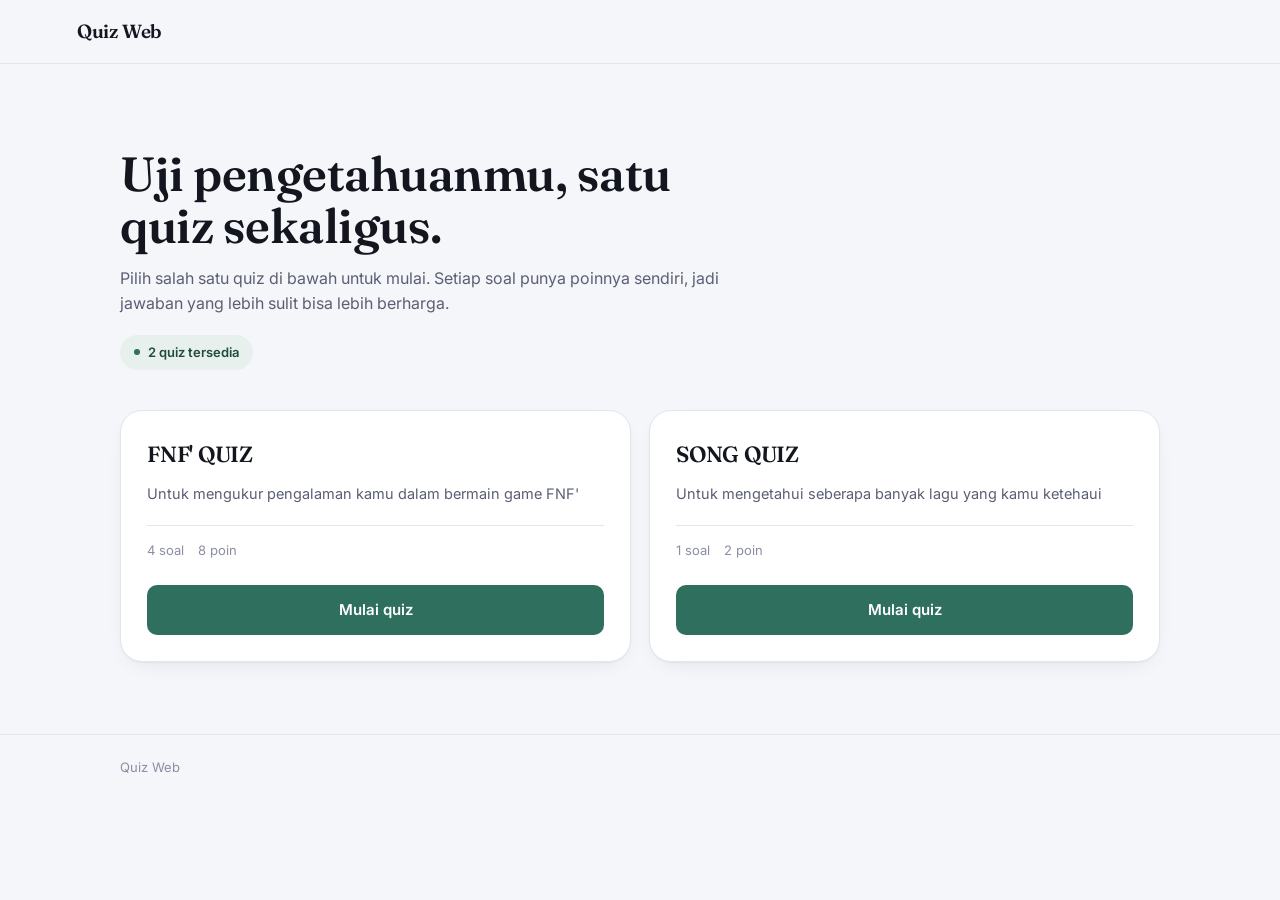
<file: index.html>
<!doctype html>
<html lang="id">
<head>
<meta charset="utf-8">
<meta name="viewport" content="width=device-width,initial-scale=1">
<title>Quiz Web</title>
<meta name="description" content="Pilih quiz dan uji pengetahuanmu.">
<link rel="preconnect" href="https://fonts.googleapis.com">
<link rel="preconnect" href="https://fonts.gstatic.com" crossorigin>
<link href="https://fonts.googleapis.com/css2?family=Fraunces:opsz,wght@9..144,500;9..144,600;9..144,900&family=Inter:wght@400;500;600;700&display=swap" rel="stylesheet">
<link rel="stylesheet" href="assets/css/style.css">
</head>
<body>
<header class="topbar">
<a class="brand" href="index.html">Quiz Web</a>
</header>
<main class="container">
<section class="hero">
<h1>Uji pengetahuanmu, satu quiz sekaligus.</h1>
<p>Pilih salah satu quiz di bawah untuk mulai. Setiap soal punya poinnya sendiri, jadi jawaban yang lebih sulit bisa lebih berharga.</p>
<div id="quiz-count" class="tag"></div>
</section>
<section id="quiz-list" class="grid" aria-live="polite">
<div class="skeleton-grid">
<div class="skeleton-card"></div>
<div class="skeleton-card"></div>
<div class="skeleton-card"></div>
</div>
</section>
</main>
<footer class="footer">
<div class="container footer-inner">
<span>Quiz Web</span>
</div>
</footer>
<script src="assets/js/app.js"></script>
</body>
</html>
</file>
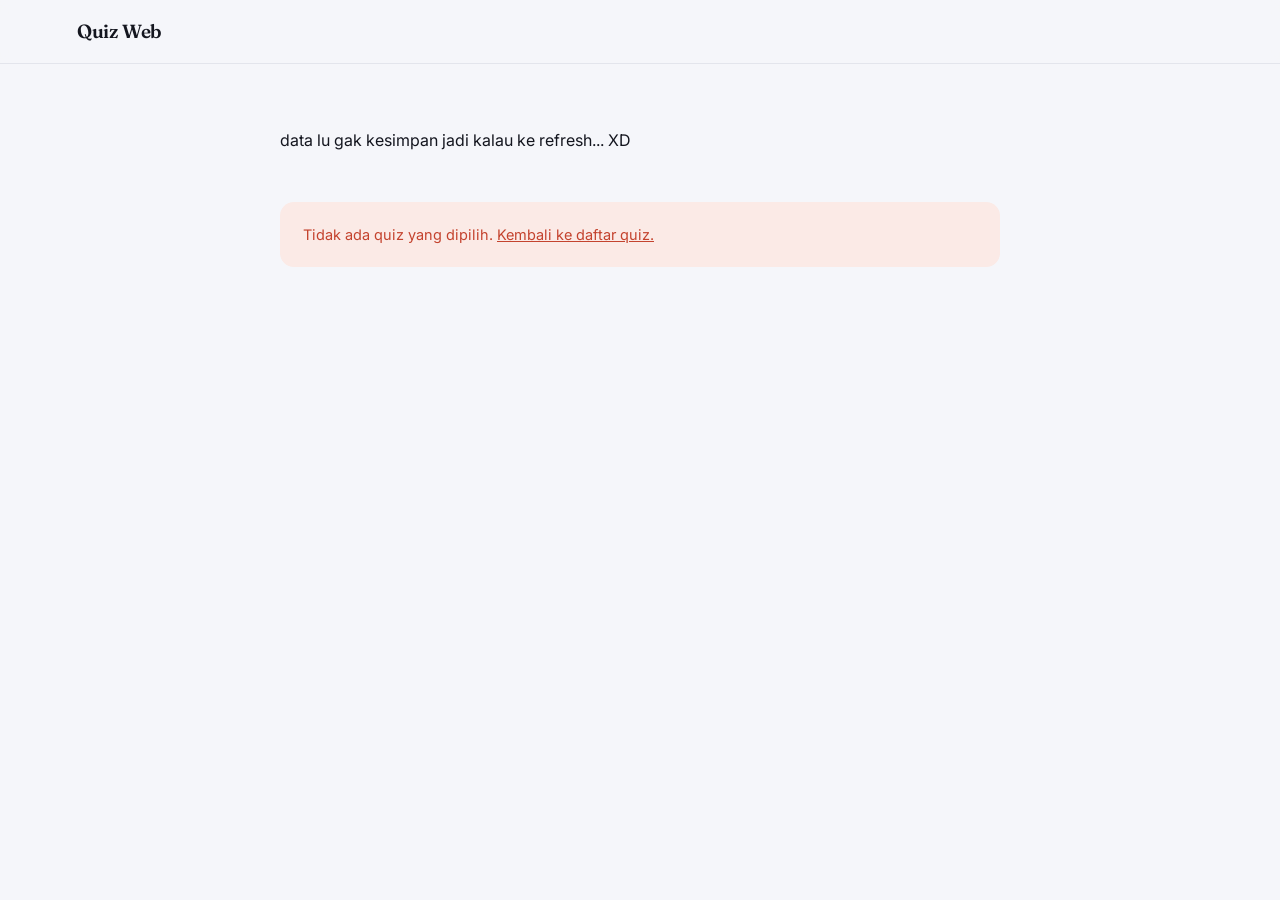
<file: quiz.html>
<!doctype html>
<html lang="id">
<head>
<meta charset="utf-8">
<meta name="viewport" content="width=device-width,initial-scale=1">
<title>Quiz</title>
<link rel="preconnect" href="https://fonts.googleapis.com">
<link rel="preconnect" href="https://fonts.gstatic.com" crossorigin>
<link href="https://fonts.googleapis.com/css2?family=Fraunces:opsz,wght@9..144,500;9..144,600;9..144,900&family=Inter:wght@400;500;600;700&display=swap" rel="stylesheet">
<link rel="stylesheet" href="assets/css/style.css">
</head>
<body>
<header class="topbar">
<a class="brand" href="index.html">Quiz Web</a>
<div class="progress-track" id="progress-track" hidden>
<div class="progress-fill" id="progress-fill"></div>
</div>
</header>
<main class="container narrow">
<p>data lu gak kesimpan jadi kalau ke refresh... XD</p>
<section id="quiz-header" class="hero compact">
<div class="skeleton-line skeleton-line-title"></div>
<div class="skeleton-line skeleton-line-text"></div>
</section>
<form id="quiz-form"></form>
</main>
<script src="assets/js/quiz.js"></script>
</body>
</html>
</file>
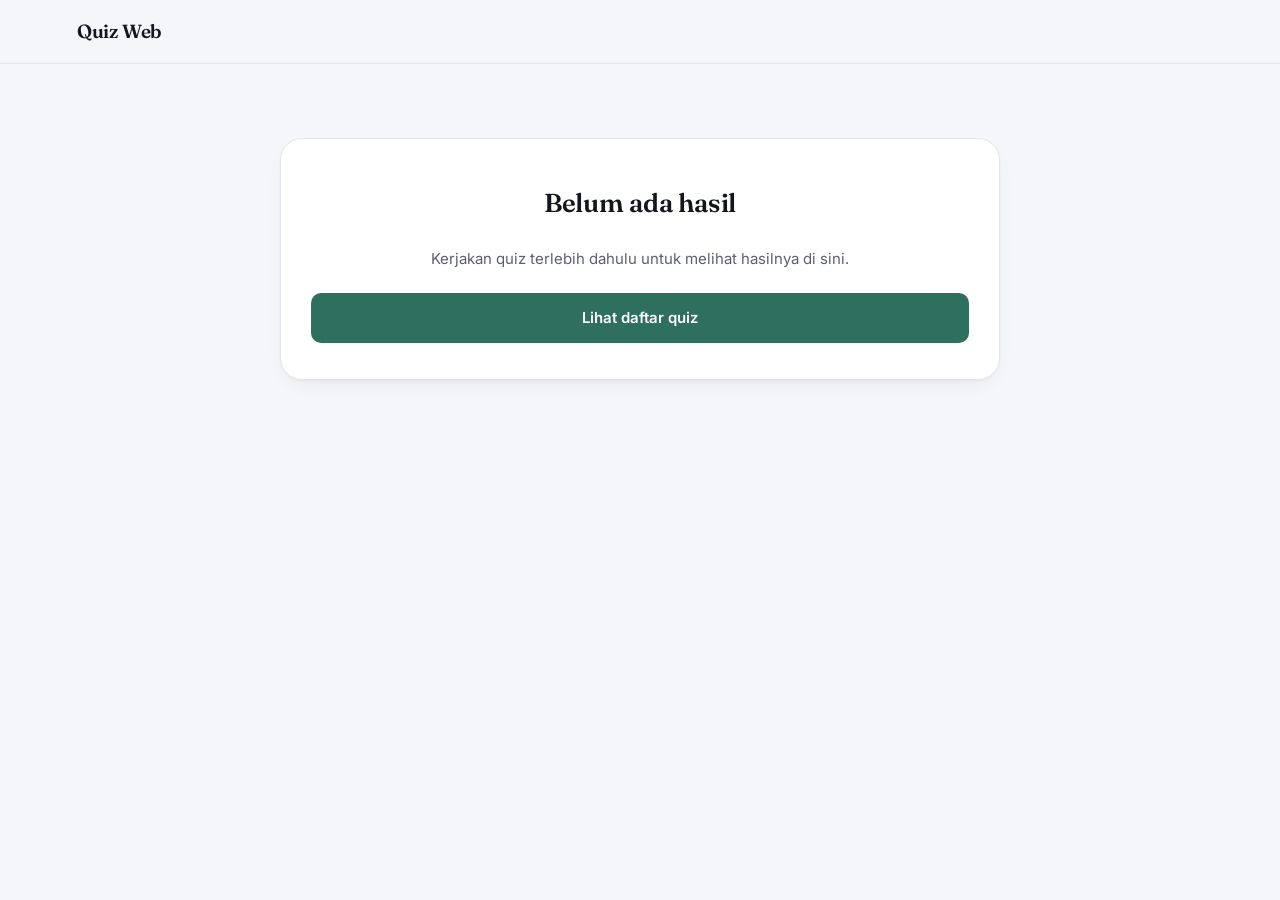
<file: result.html>
<!doctype html>
<html lang="id">
<head>
<meta charset="utf-8">
<meta name="viewport" content="width=device-width,initial-scale=1">
<title>Hasil Quiz</title>
<link rel="preconnect" href="https://fonts.googleapis.com">
<link rel="preconnect" href="https://fonts.gstatic.com" crossorigin>
<link href="https://fonts.googleapis.com/css2?family=Fraunces:opsz,wght@9..144,500;9..144,600;9..144,900&family=Inter:wght@400;500;600;700&display=swap" rel="stylesheet">
<link rel="stylesheet" href="assets/css/style.css">
</head>
<body>
<header class="topbar">
<a class="brand" href="index.html">Quiz Web</a>
</header>
<main class="container narrow">
<section id="result" class="result"></section>
<section id="review"></section>
</main>
<script src="assets/js/result.js"></script>
</body>
</html>
</file>
<file: assets/css/style.css>
/* ---------- Tokens ---------- */
:root{
  --bg:#F5F6FA;
  --surface:#FFFFFF;
  --ink:#14161F;
  --ink-soft:#5B5F73;
  --ink-faint:#8B8FA3;
  --line:#E3E5EC;
  --brand:#2F6F5E;
  --brand-ink:#1F4B40;
  --brand-soft:#E7F0EC;
  --accent:#F2A93B;
  --accent-soft:#FDF1DC;
  --accent-ink:#8A5A0D;
  --wrong:#C4432E;
  --wrong-soft:#FBEAE6;
  --radius-lg:22px;
  --radius-md:14px;
  --radius-sm:10px;
  --shadow:0 1px 2px rgba(20,22,31,.04),0 8px 24px -12px rgba(20,22,31,.12);
  --font-display:'Fraunces',Georgia,serif;
  --font-body:'Inter',system-ui,-apple-system,BlinkMacSystemFont,'Segoe UI',sans-serif;
}

*{box-sizing:border-box}
html{-webkit-text-size-adjust:100%}
body{
  margin:0;
  font-family:var(--font-body);
  color:var(--ink);
  background:var(--bg);
  line-height:1.6;
}
a{color:inherit}
img{max-width:100%;display:block}
button{font-family:inherit}

@media (prefers-reduced-motion:reduce){
  *{animation-duration:.001ms !important;animation-iteration-count:1 !important;transition-duration:.001ms !important}
}

:focus-visible{outline:2px solid var(--brand);outline-offset:2px}

/* ---------- Layout shells ---------- */
.container{width:min(1040px,90%);margin:0 auto;padding:48px 0 72px}
.container.narrow{width:min(720px,90%)}

.topbar{
  height:64px;
  background:rgba(245,246,250,.86);
  backdrop-filter:blur(8px);
  border-bottom:1px solid var(--line);
  display:flex;
  align-items:center;
  gap:20px;
  padding:0 6%;
  position:sticky;
  top:0;
  z-index:10;
}
.brand{
  font-family:var(--font-display);
  font-weight:600;
  font-size:19px;
  text-decoration:none;
  letter-spacing:-.01em;
}

.footer{border-top:1px solid var(--line)}
.footer-inner{padding:22px 0;color:var(--ink-faint);font-size:13px}

/* ---------- Hero ---------- */
.hero{padding:36px 0 40px;max-width:600px}
.hero.compact{padding:32px 0 20px;max-width:none}
.hero h1{
  font-family:var(--font-display);
  font-weight:600;
  font-size:clamp(32px,5vw,48px);
  line-height:1.08;
  letter-spacing:-.01em;
  margin:0 0 14px;
  color:var(--ink);
}
.hero p{color:var(--ink-soft);margin:0 0 18px;font-size:16px}

.tag{
  display:inline-flex;
  align-items:center;
  gap:8px;
  font-size:13px;
  font-weight:600;
  color:var(--brand-ink);
  background:var(--brand-soft);
  padding:7px 14px;
  border-radius:999px;
}
.tag:empty{display:none}
.tag::before{content:'';width:6px;height:6px;border-radius:50%;background:var(--brand)}

/* ---------- Quiz cards grid ---------- */
.grid{display:grid;grid-template-columns:repeat(auto-fit,minmax(270px,1fr));gap:18px}

.quiz-card{
  background:var(--surface);
  border:1px solid var(--line);
  border-radius:var(--radius-lg);
  padding:26px;
  box-shadow:var(--shadow);
  display:flex;
  flex-direction:column;
  gap:6px;
}
.quiz-card h2{
  font-family:var(--font-display);
  font-weight:600;
  font-size:22px;
  margin:0 0 4px;
  letter-spacing:-.01em;
}
.quiz-card p{color:var(--ink-soft);margin:0;font-size:14.5px;flex-grow:1}
.quiz-card .meta{
  display:flex;
  gap:14px;
  font-size:13px;
  color:var(--ink-faint);
  margin:14px 0 18px;
  padding-top:14px;
  border-top:1px solid var(--line);
}
.quiz-card .meta span{display:flex;align-items:center;gap:6px}

/* ---------- Buttons ---------- */
.button{
  display:inline-flex;
  align-items:center;
  justify-content:center;
  width:100%;
  border:0;
  border-radius:var(--radius-sm);
  background:var(--brand);
  color:#fff;
  text-decoration:none;
  padding:13px 18px;
  font-weight:600;
  font-size:15px;
  cursor:pointer;
  transition:background .15s ease,transform .1s ease;
}
.button:hover{background:var(--brand-ink)}
.button:active{transform:scale(.99)}
.button.ghost{
  background:transparent;
  color:var(--ink);
  border:1px solid var(--line);
}
.button.ghost:hover{background:var(--surface);border-color:var(--ink-faint)}
.button-row{display:flex;gap:12px;margin-top:22px}
.button-row .button{width:auto;flex:1}

/* ---------- Progress bar (quiz page) ---------- */
.progress-track{
  flex-grow:1;
  height:6px;
  background:var(--line);
  border-radius:999px;
  overflow:hidden;
  max-width:320px;
  margin-left:auto;
}
.progress-fill{
  height:100%;
  width:0%;
  background:var(--brand);
  border-radius:999px;
  transition:width .25s ease;
}

/* ---------- Question cards ---------- */
.question{
  background:var(--surface);
  border:1px solid var(--line);
  border-radius:var(--radius-lg);
  padding:26px;
  box-shadow:var(--shadow);
  margin-bottom:16px;
}
.question-top{
  display:flex;
  align-items:center;
  justify-content:space-between;
  gap:15px;
  margin-bottom:10px;
}
.question-number{
  font-size:13px;
  font-weight:600;
  color:var(--ink-faint);
}
.points{
  font-size:12.5px;
  font-weight:700;
  color:var(--accent-ink);
  background:var(--accent-soft);
  padding:5px 11px;
  border-radius:999px;
  white-space:nowrap;
}
.question h2{
  font-family:var(--font-display);
  font-weight:500;
  font-size:21px;
  line-height:1.42;
  margin:6px 0 20px;
  color:var(--ink);
}
.audio{display:block;width:100%;margin:2px 0 20px}
.media-embed{margin:2px 0 20px;border-radius:var(--radius-sm);overflow:hidden;line-height:0}
.media-embed iframe{display:block;border:0;width:100%}
.audio-toggle{width:auto;display:inline-flex;margin:2px 0 20px;padding:10px 16px;font-size:14px}
.audio-link{width:auto;display:inline-flex;margin:2px 0 20px;padding:10px 16px;font-size:14px}
.yt-audio-mount{width:0;height:0;overflow:hidden}

.options{display:grid;gap:10px;max-width:480px;margin:0 auto}
.option{
  appearance:none;
  width:100%;
  min-height:52px;
  border:1px solid var(--line);
  background:var(--surface);
  border-radius:var(--radius-sm);
  padding:13px 18px;
  display:flex;
  align-items:center;
  justify-content:center;
  text-align:center;
  cursor:pointer;
  font:inherit;
  font-weight:500;
  font-size:15px;
  color:var(--ink);
  transition:background .12s ease,border-color .12s ease,box-shadow .12s ease;
}
.option:hover{background:var(--bg);border-color:var(--ink-faint)}
.option.selected{
  background:var(--brand-soft);
  border-color:var(--brand);
  color:var(--brand-ink);
  font-weight:600;
  box-shadow:0 0 0 1px var(--brand) inset;
}
.option input{
  position:absolute;
  width:1px;height:1px;
  padding:0;margin:-1px;
  overflow:hidden;
  clip:rect(0,0,0,0);
  white-space:nowrap;
  border:0;
}
.option-label{display:block;width:100%;text-align:center}

.full{margin-top:22px}

/* ---------- Result page ---------- */
.result{
  background:var(--surface);
  border:1px solid var(--line);
  border-radius:var(--radius-lg);
  box-shadow:var(--shadow);
  text-align:center;
  padding:44px 30px 36px;
  margin-top:26px;
}
.result .eyebrow-tag{
  display:inline-block;
  font-size:13px;
  font-weight:600;
  color:var(--ink-faint);
  margin-bottom:10px;
}
.result h1{
  font-family:var(--font-display);
  font-weight:600;
  font-size:26px;
  margin:0 0 22px;
  letter-spacing:-.01em;
}

.score-ring{margin:0 auto 20px;width:172px;height:172px;position:relative}
.score-ring svg{transform:rotate(-90deg)}
.score-ring circle{fill:none;stroke-width:12}
.score-ring .track{stroke:var(--line)}
.score-ring .fill{
  stroke:var(--brand);
  stroke-linecap:round;
  transition:stroke-dashoffset .8s cubic-bezier(.16,1,.3,1);
}
.score-ring .ring-label{
  position:absolute;
  inset:0;
  display:flex;
  flex-direction:column;
  align-items:center;
  justify-content:center;
}
.score-ring .ring-percent{font-family:var(--font-display);font-weight:600;font-size:34px;line-height:1}
.score-ring .ring-points{font-size:12.5px;color:var(--ink-faint);margin-top:4px}

.result-message{color:var(--ink-soft);font-size:15px;margin:0 0 6px}

/* ---------- Review list ---------- */
.review-list{margin-top:22px;display:grid;gap:10px}
.review-item{
  background:var(--surface);
  border:1px solid var(--line);
  border-radius:var(--radius-md);
  padding:16px 18px;
  display:flex;
  align-items:flex-start;
  gap:14px;
}
.review-item .status-dot{
  flex:none;
  width:26px;height:26px;
  border-radius:50%;
  display:flex;align-items:center;justify-content:center;
  font-size:13px;
  font-weight:700;
  margin-top:1px;
}
.review-item.correct .status-dot{background:var(--brand-soft);color:var(--brand-ink)}
.review-item.wrong .status-dot{background:var(--wrong-soft);color:var(--wrong)}
.review-item-body{flex-grow:1;min-width:0}
.review-item-top{display:flex;justify-content:space-between;gap:10px;align-items:baseline}
.review-item .rq-number{font-size:12px;font-weight:600;color:var(--ink-faint)}
.review-item .rq-points{font-size:12px;font-weight:600;color:var(--ink-faint)}
.review-item p{margin:4px 0 0;font-size:14.5px;color:var(--ink)}
.review-item .rq-answer{margin-top:6px;font-size:13px;color:var(--ink-soft)}
.review-item .rq-answer b{color:var(--ink)}

.notice{
  background:var(--accent-soft);
  color:var(--accent-ink);
  border:1px solid transparent;
  border-radius:var(--radius-md);
  padding:13px 18px;
  font-size:13.5px;
  font-weight:600;
  margin:32px 0 -8px;
}

/* ---------- Empty / error states ---------- */
.empty,.alert{
  padding:20px 22px;
  border-radius:var(--radius-md);
  background:var(--surface);
  border:1px solid var(--line);
  color:var(--ink-soft);
  font-size:14.5px;
}
.alert{color:var(--wrong);background:var(--wrong-soft);border-color:transparent}

/* ---------- Skeleton loading ---------- */
.skeleton-grid{display:grid;grid-template-columns:repeat(auto-fit,minmax(270px,1fr));gap:18px;grid-column:1/-1}
.skeleton-card{
  height:168px;
  border-radius:var(--radius-lg);
  background:linear-gradient(100deg,var(--surface) 30%,#EEF0F5 45%,var(--surface) 60%);
  background-size:200% 100%;
  animation:shimmer 1.3s ease-in-out infinite;
  border:1px solid var(--line);
}
.skeleton-line{
  border-radius:8px;
  background:linear-gradient(100deg,var(--surface) 30%,#EEF0F5 45%,var(--surface) 60%);
  background-size:200% 100%;
  animation:shimmer 1.3s ease-in-out infinite;
}
.skeleton-line-title{height:40px;width:70%;margin-bottom:12px}
.skeleton-line-text{height:16px;width:90%}
@keyframes shimmer{0%{background-position:200% 0}100%{background-position:-200% 0}}

/* ---------- Responsive ---------- */
@media (max-width:600px){
  .topbar{padding:0 5%}
  .container{padding-top:32px}
  .hero h1{font-size:32px}
  .question-top{align-items:flex-start}
  .option{min-height:56px}
  .button-row{flex-direction:column}
  .progress-track{max-width:120px}
}
</file>
